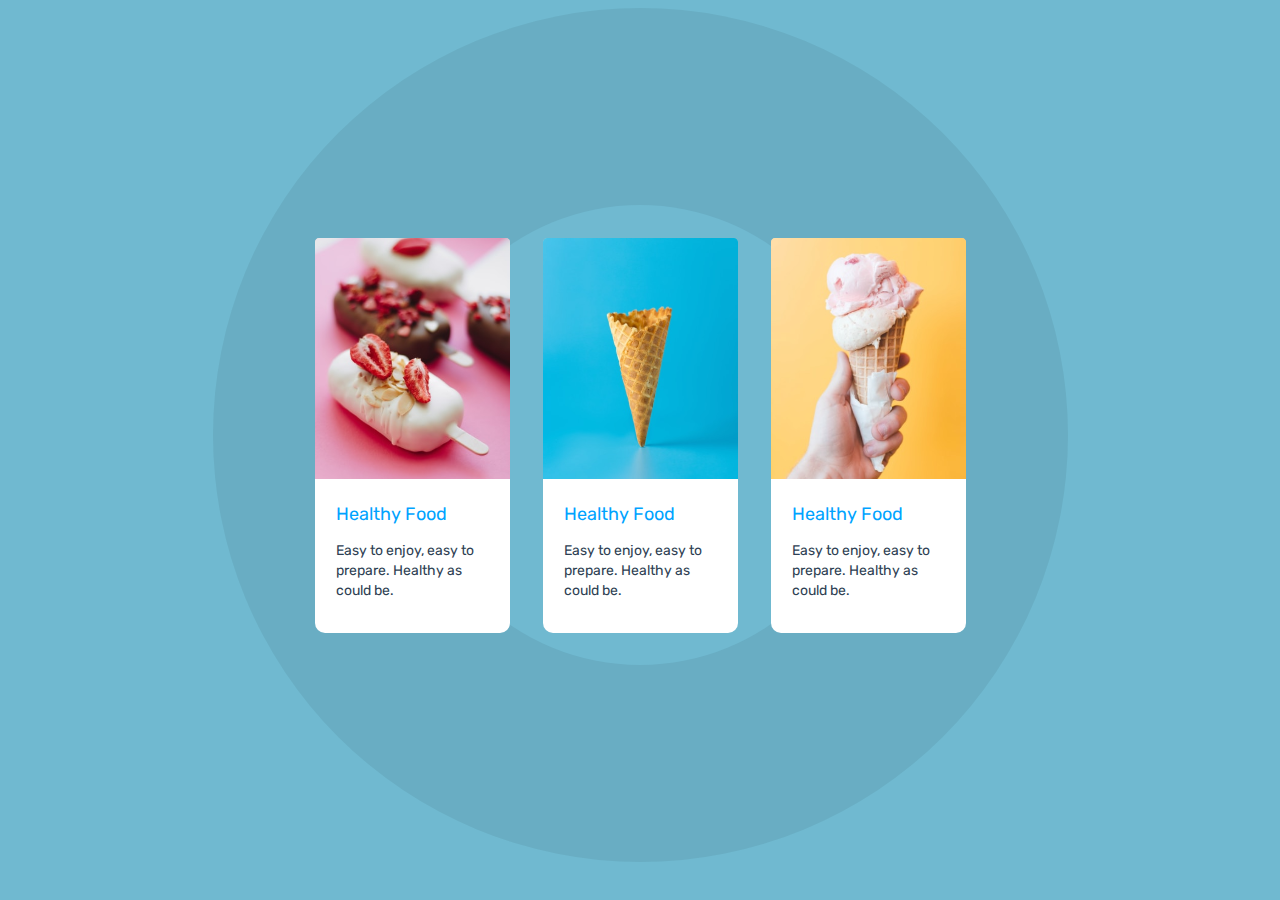
<file: ice_web.html>
<!DOCTYPE html>
<html lang="en">
  <head>
    <meta charset="UTF-8" />
    <meta name="viewport" content="width=device-width, initial-scale=1.0" />
    <title>ICREAM</title>
    <link rel="stylesheet" href="style.css" />
    <link rel="preconnect" href="https://fonts.googleapis.com">
<link rel="preconnect" href="https://fonts.gstatic.com" crossorigin>
<link href="https://fonts.googleapis.com/css2?family=Rubik:ital,wght@0,300;0,400;0,500;0,600;0,700;0,800;0,900;1,300;1,400;1,500;1,600;1,700;1,800;1,900&display=swap" rel="stylesheet">
  </head>
  <body>
    <div class="circles">
    <div class="circles2">
    </div>
    <div class="items">
      <div class="item">
        <img class="hinh" src="/images/imageIcream1.svg" />
        <div class="nameDescription">
        <div class="name">Healthy Food</div>
        <div class="description">Easy to enjoy, easy to prepare. Healthy as could be.</div>
        </div>
      </div>
      <div class="item">
        <img class="hinh" src="/images/imageIcream2.svg" />
        <div class="nameDescription">
        <div class="name">Healthy Food</div>
        <div class="description">Easy to enjoy, easy to prepare. Healthy as could be.</div>
        </div>
      </div>
      <div class="item">
        <img class="hinh" src="/images/imageIcream3.svg" />
        <div class="nameDescription">
        <div class="name">Healthy Food</div>
        <div class="description">Easy to enjoy, easy to prepare. Healthy as could be.</p>
      </div>
      </div>
    </div>
    </div>
  </body>
</html>
</file>
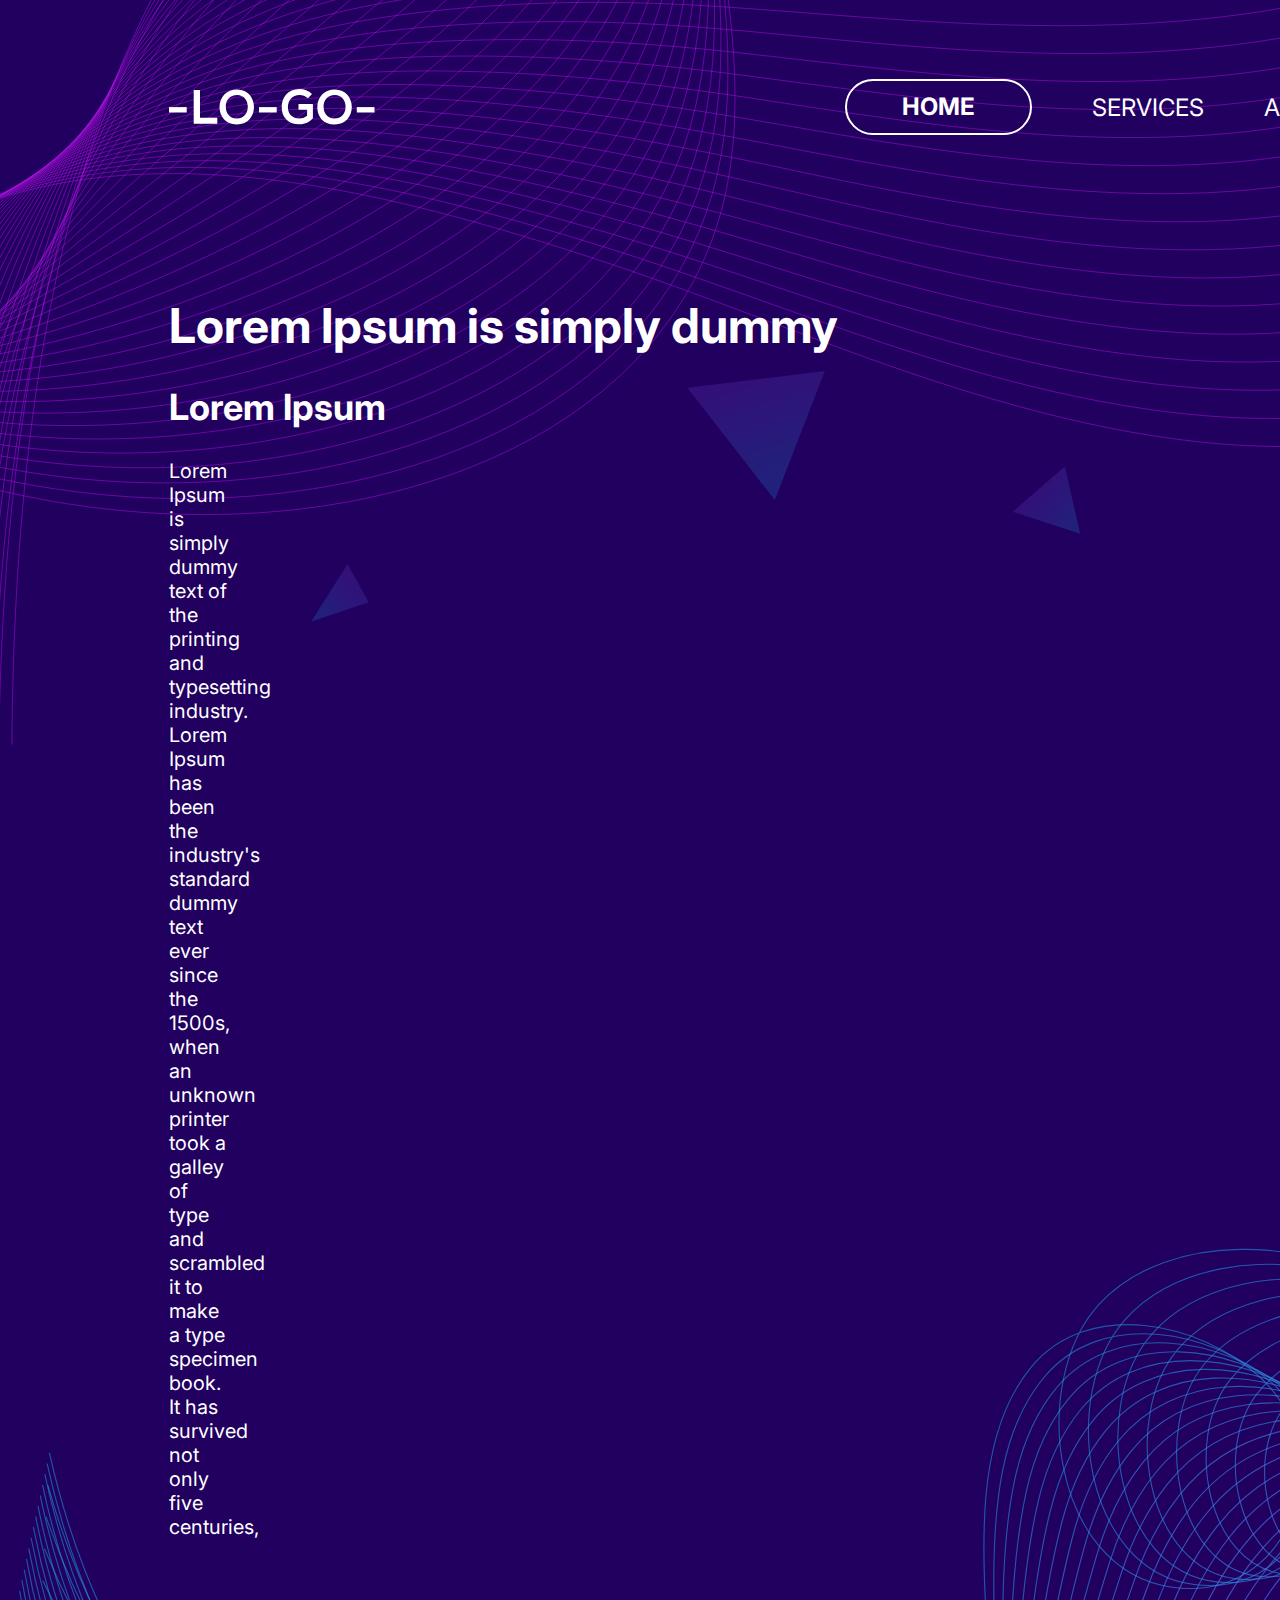
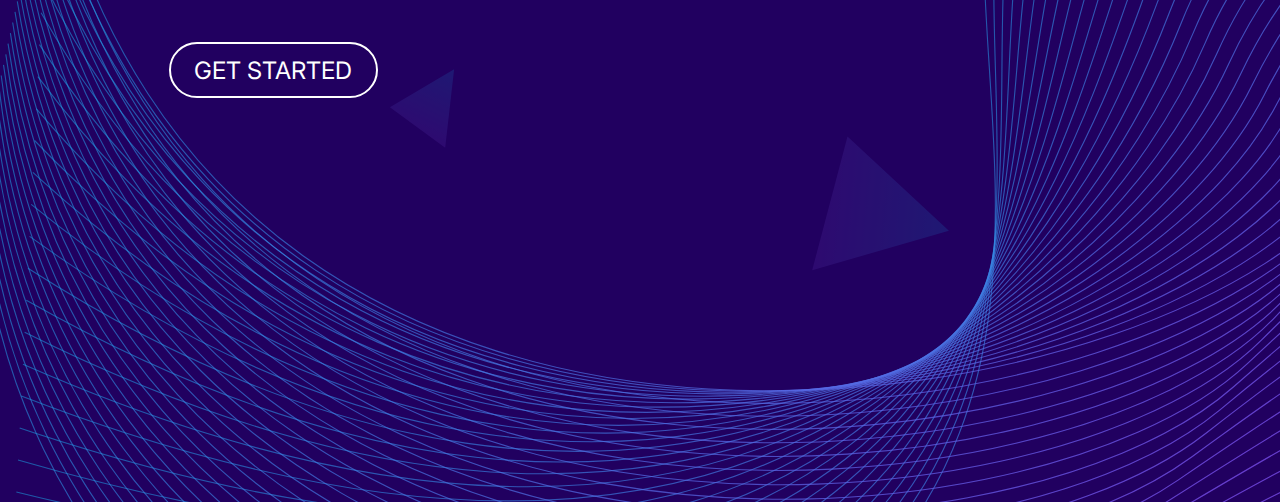
<file: Challenge2/website.html>
<!DOCTYPE html>
<html>
    <head>
        <meta charset="UTF-8" />
        <meta name="viewport" content="width=device-width, initial-scale=1.0" />
        <title>Wedsite</title>
        <link rel="stylesheet" href="designwebsite.css" />
        <link rel="preconnect" href="https://fonts.googleapis.com">
<link rel="preconnect" href="https://fonts.gstatic.com" crossorigin>
<link href="https://fonts.googleapis.com/css2?family=Inter:wght@100;200;300;400;500;600;700;800;900&display=swap" rel="stylesheet">
    </head>
    <body>
        <style>
            body  {
                background-image: url("./images/bg-banner.svg");
                background-size: cover;
            }
        </style>
        <div class="page">
        <div class="menu">
        <img class="logo" src="images/logo.svg" />
        <div class="menuBar">
        <div class="itemHome">
            HOME
        </div>
        <div class="item">
            SERVICES
        </div>
        <div class="item">
            ABOUT
        </div>
        <div class="item">
            ABOUT
        </div>
        <div class="item">
            CONTACT
        </div>
        <div class="item">
            FAQ
        </div>
        </div>
        </div>
        <div class="content">
        <div class="mainTitle">
            Lorem Ipsum is simply dummy
        </div>
        <div class="smallTitle">
            Lorem Ipsum
        </div>
        <div class="text">
            Lorem Ipsum is simply dummy text of the printing and typesetting industry. Lorem Ipsum
has been the industry's standard dummy text ever since the 1500s, when an unknown printer
took a galley of type and scrambled it to make a type specimen book. It has survived not
only five centuries,
        </div>
        <div class="buttonGetStarted">
            GET STARTED
        </div>
        </div>
        </div>
    </body>
</html>
</file>
<file: style.css>
body{
    background-color: #70B9D0;

}
.circles{
    background-color: #00000010;
    border-radius: 50%;
    width: 855px;
    height: 854px;
    display: flex;
    align-items: center;
    justify-content: center;
    margin: 0 auto;
}
.circles2{
    background-color: #70B9D0;
    border-radius: 50%;
    width: 460px;
    height: 460px;
    position: absolute;
}
.image{
    width: 100%;
    border-radius: 10px;
}
.nameDescription{
    padding: 21px 27px 36px 21px;
}
.name{
    color: #00A3FF;
    font-family: 'Rubik', sans-serif;
    font-size: 18px;
    margin-bottom: 16px;
    font-weight: 500px; 
    line-height: 21px;
}
.description{
    color:#2E3F53;
    font-family: 'Rubik', sans-serif;
    font-size: 14px;
    font-weight: 400px;
    line-height: 20px;
}
.items{
    display: flex;
    align-items: center;
    justify-content: center;
    gap: 33px;
}
.item{
    border: 0px outset;
    width: 195px;
    height: 395px;
    background-color: #FFFFFF;
    border-radius: 10px;
    position: relative;
}
</file>
<file: Challenge2/designwebsite.css>
.menuBar{
    font-family: 'Inter', sans-serif;
    font-size: 24px;
    font-weight: 700;
    line-height: 29px;
    color: #FFFFFF;
    padding-right: 164px;
    display: flex;
    justify-content:right;
    align-items: center;
    gap: 60px;
}
.item{
    font-weight: 400;
}
.mainTitle{
    font-family: 'Inter', sans-serif;
    font-size: 48px;
    font-weight: 700;
    line-height: 58px;
    padding: 162px 0 0 0;
}
.smallTitle{
    font-family: 'Inter', sans-serif;
    font-size: 36px;
    font-weight: 700;
    line-height: 44px;
}
.text{
    font-family: 'Inter', sans-serif;
    font-size: 20px;
    font-weight: 400;
    line-height: 24px;
    margin: 0 879px 0 0;
    padding:0 0 73px 0;
} 
.content{
    display:flex;
    flex-direction: column;
    gap: 30px;
    color:#FFFFFF;
}
.buttonGetStarted{
    font-family: 'Inter', sans-serif;
    font-size: 24px;
    font-weight: 400;
    line-height: 29px;
    color:#FFFFFF;
    border: 2px solid;
    width: fit-content;
    border-radius: 50px;
    padding: 12px 24px 11px 23px;
}
.itemHome{
    border: 2px solid;
    border-radius: 120px;
    padding: 11px 55px 12px 55px;
}
.page{
    margin: 79px 164px 404px 161px;
}
.menu{
    display: flex;
    align-items:center;
}
.logo{
    padding-right: 50%;
}
</file>
